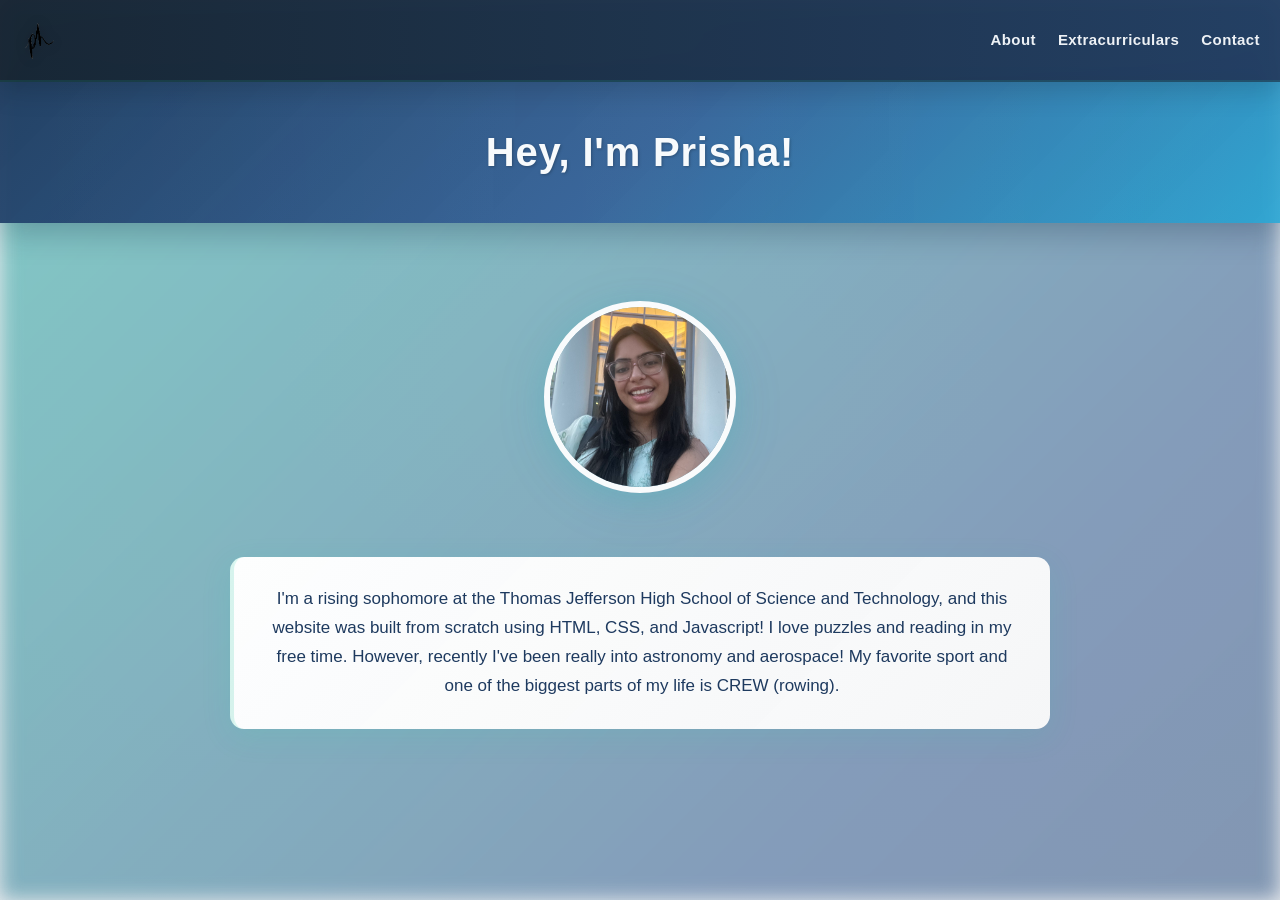
<file: index.html>
<!DOCTYPE html>
<html>
  <head>
    <meta name="viewport" content="width=device-width, initial-scale=1.0">
    <link rel="stylesheet" href="style.css">
    <title>Prisha Hasija</title>
  </head>
  <body>
    <!-- Animated Background -->
    <div class="animated-bg"></div>
    
    <!-- Floating Particles -->
    <script>
      function createParticles() {
        const bg = document.querySelector('.animated-bg');
        const particleCount = 20;
        
        for (let i = 0; i < particleCount; i++) {
          const particle = document.createElement('div');
          particle.className = 'particle';
          
          // Random particle type (60% dots, 40% circles)
          const type = Math.random() > 0.6 ? 'circle' : 'dot';
          particle.innerHTML = `<div class="particle-${type}"></div>`;
          
          // Random horizontal position (0-100% across screen)
          const randomLeft = Math.random() * 100;
          particle.style.left = randomLeft + '%';
          particle.style.top = '-50px';
          
          // Random animation duration (8-20 seconds for variety)
          const duration = 8 + Math.random() * 12;
          particle.querySelector('div').style.animationDuration = duration + 's';
          
          // Random delay so particles don't all start at same time
          const delay = Math.random() * 5;
          particle.querySelector('div').style.animationDelay = delay + 's';
          
          bg.appendChild(particle);
        }
      }
      
      // Create particles when page loads
      document.addEventListener('DOMContentLoaded', createParticles);
    </script>

    <nav class="navbar">
      <a href="index.html" class="nav-logo">
        <img src="Adobe Express - file (1).png" alt="the logo">
      </a>

      <ul class ="nav-links">
        <li><a href="about.html">About</a></li>
        <li><a href="extracurriculars.html">Extracurriculars</a></li>
        <li><a href="contact.html">Contact</a></li>
      </ul>
    </nav>
    <h1 class="header">Hey, I'm Prisha!</h1>
    <div class="meimage">
      <img src="IMG_1606.jpg" alt="Photo of me!">
    </div>
    <p class="introText">I'm a rising sophomore at the Thomas Jefferson High School of Science and Technology, and this website was built from scratch using HTML, CSS, and Javascript!
      
      I love puzzles and reading in my free time. However, recently I've been really into astronomy and aerospace! My favorite sport and one of the biggest parts of my life is CREW (rowing).
    </p>
  </body>
</html>
</file>
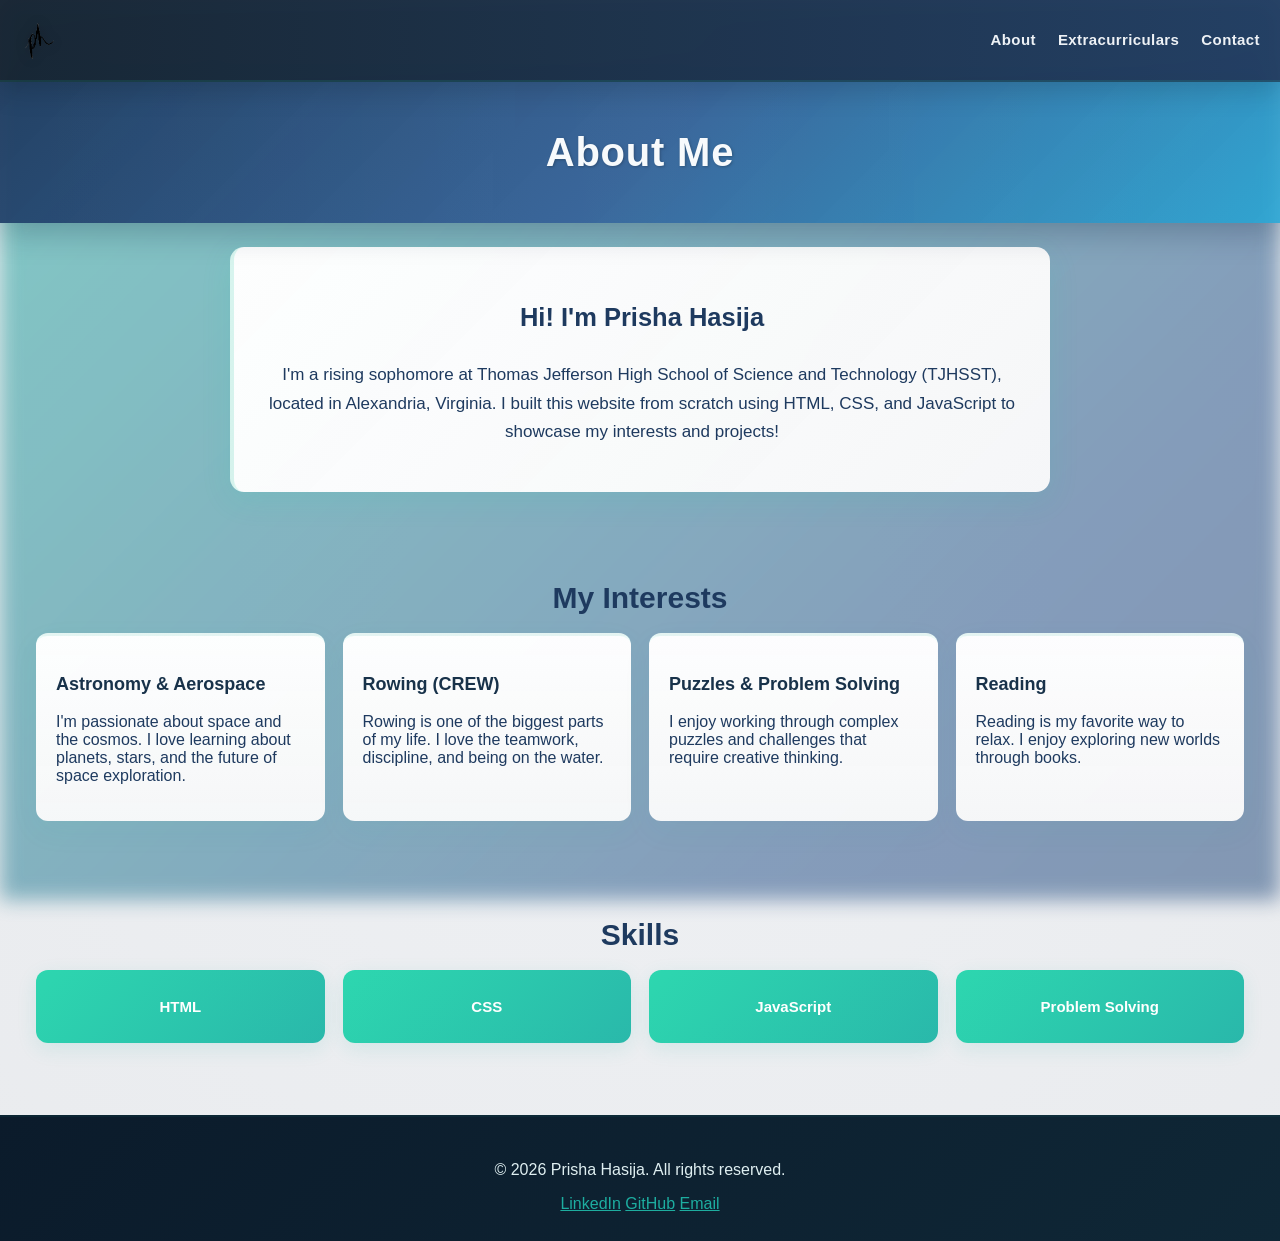
<file: about.html>
<!DOCTYPE html>
<html>
  <head>
    <meta name="viewport" content="width=device-width, initial-scale=1.0">
    <link rel="stylesheet" href="style.css">
    <title>About - Prisha Hasija</title>
  </head>
  <body>
    <!-- Animated Background -->
    <div class="animated-bg"></div>
    
    <!-- Floating Particles -->
    <script>
      function createParticles() {
        const bg = document.querySelector('.animated-bg');
        const particleCount = 20;
        
        for (let i = 0; i < particleCount; i++) {
          const particle = document.createElement('div');
          particle.className = 'particle';
          
          // Random particle type (60% dots, 40% circles)
          const type = Math.random() > 0.6 ? 'circle' : 'dot';
          particle.innerHTML = `<div class="particle-${type}"></div>`;
          
          // Random horizontal position (0-100% across screen)
          const randomLeft = Math.random() * 100;
          particle.style.left = randomLeft + '%';
          particle.style.top = '-50px';
          
          // Random animation duration (8-20 seconds for variety)
          const duration = 8 + Math.random() * 12;
          particle.querySelector('div').style.animationDuration = duration + 's';
          
          // Random delay so particles don't all start at same time
          const delay = Math.random() * 5;
          particle.querySelector('div').style.animationDelay = delay + 's';
          
          bg.appendChild(particle);
        }
      }
      
      // Create particles when page loads
      document.addEventListener('DOMContentLoaded', createParticles);
    </script>

    <nav class="navbar">
      <a href="index.html" class="nav-logo">
        <img src="Adobe Express - file (1).png" alt="the logo">
      </a>

      <ul class ="nav-links">
        <li><a href="about.html">About</a></li>
        <li><a href="extracurriculars.html">Extracurriculars</a></li>
        <li><a href="contact.html">Contact</a></li>
      </ul>
    </nav>

    <h1 class="header">About Me</h1>
    
    <div class="page-content">
      <div class="introText">
        <h2>Hi! I'm Prisha Hasija</h2>
        <p>I'm a rising sophomore at Thomas Jefferson High School of Science and Technology (TJHSST), located in Alexandria, Virginia. I built this website from scratch using HTML, CSS, and JavaScript to showcase my interests and projects!</p>
      </div>

      <section class="about-section">
        <h2>My Interests</h2>
        <div class="interests-grid">
          <div class="interest-card">
            <h3>Astronomy & Aerospace</h3>
            <p>I'm passionate about space and the cosmos. I love learning about planets, stars, and the future of space exploration.</p>
          </div>
          <div class="interest-card">
            <h3>Rowing (CREW)</h3>
            <p>Rowing is one of the biggest parts of my life. I love the teamwork, discipline, and being on the water.</p>
          </div>
          <div class="interest-card">
            <h3>Puzzles & Problem Solving</h3>
            <p>I enjoy working through complex puzzles and challenges that require creative thinking.</p>
          </div>
          <div class="interest-card">
            <h3>Reading</h3>
            <p>Reading is my favorite way to relax. I enjoy exploring new worlds through books.</p>
          </div>
        </div>
      </section>

      <section class="about-section">
        <h2>Skills</h2>
        <div class="skills-grid">
          <div class="skill-card">
            <h3>HTML</h3>
          </div>
          <div class="skill-card">
            <h3>CSS</h3>
          </div>
          <div class="skill-card">
            <h3>JavaScript</h3>
          </div>
          <div class="skill-card">
            <h3>Problem Solving</h3>
          </div>
        </div>
      </section>
    </div>

    <footer>
      <p>&copy; 2026 Prisha Hasija. All rights reserved.</p>
      <a href="#">LinkedIn</a>
      <a href="#">GitHub</a>
      <a href="#">Email</a>
    </footer>
  </body>
</html>
</file>
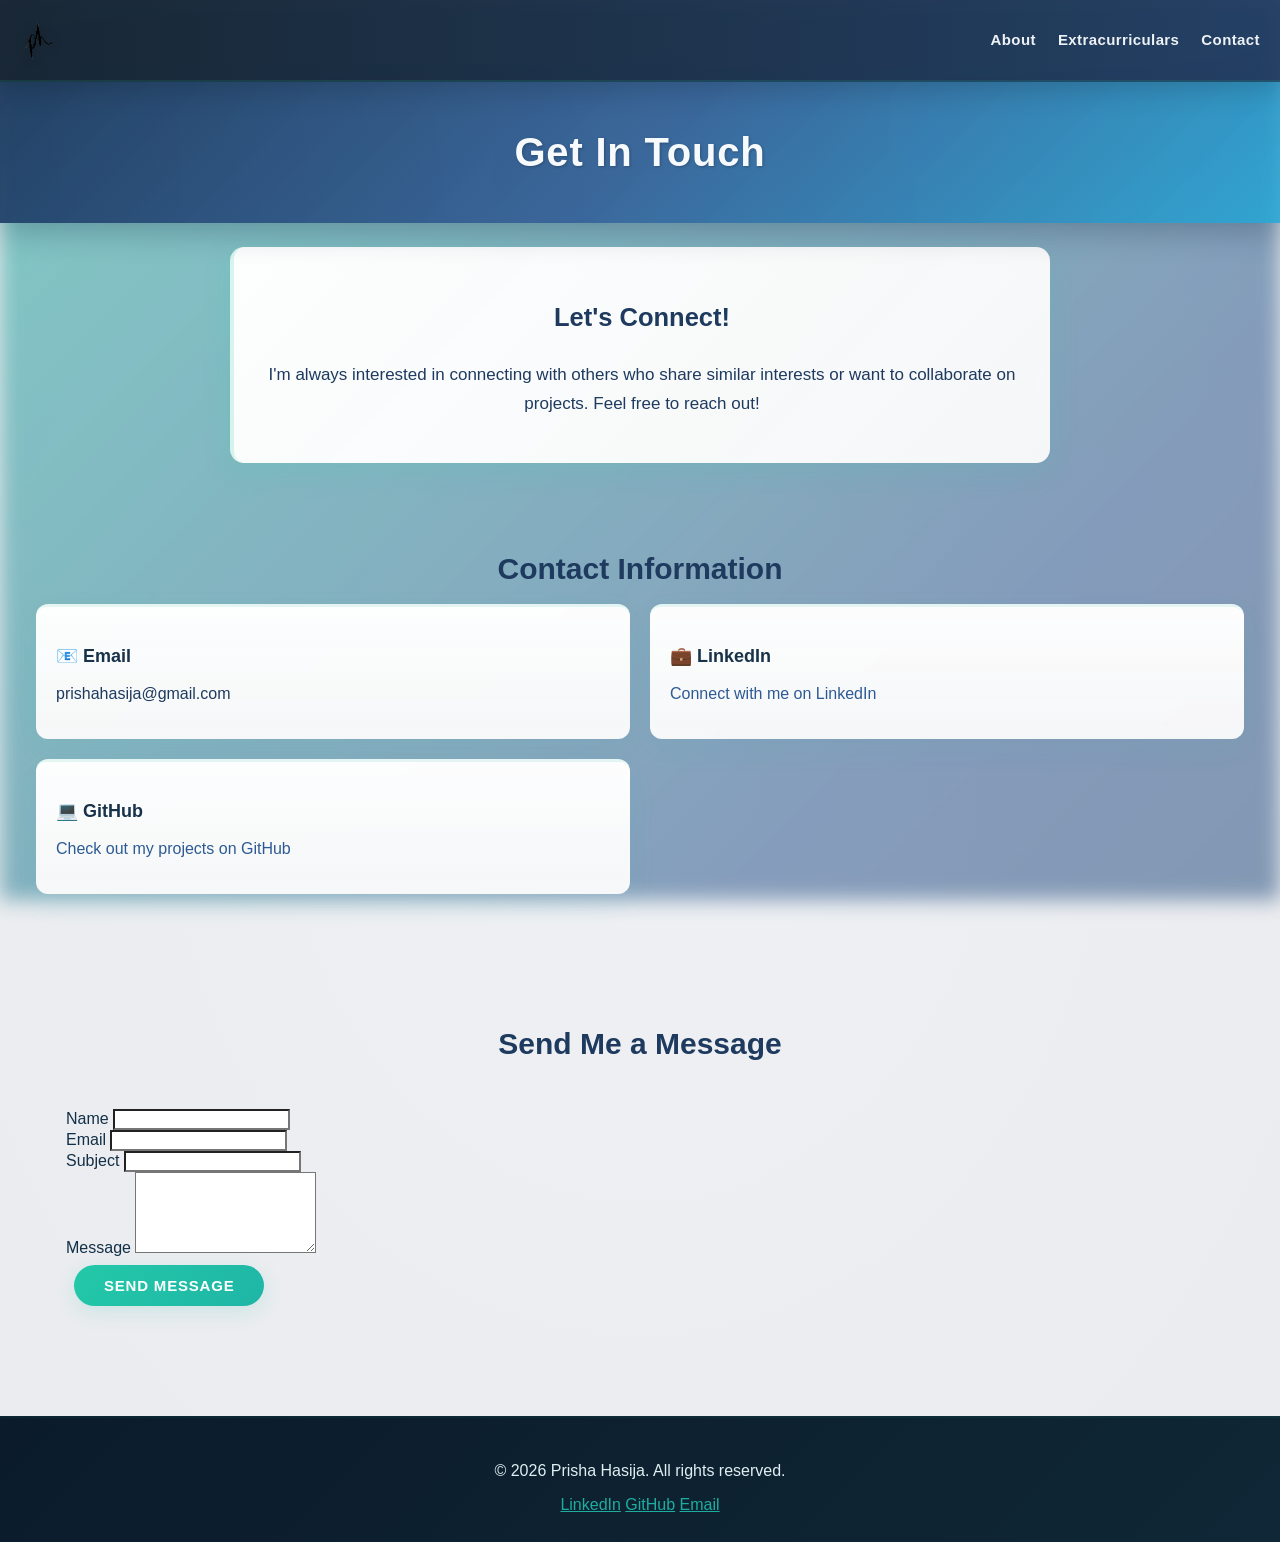
<file: contact.html>
<!DOCTYPE html>
<html>
  <head>
    <meta name="viewport" content="width=device-width, initial-scale=1.0">
    <link rel="stylesheet" href="style.css">
    <title>Contact - Prisha Hasija</title>
  </head>
  <body>
    <!-- Animated Background -->
    <div class="animated-bg"></div>
    
    <!-- Floating Particles -->
    <script>
      function createParticles() {
        const bg = document.querySelector('.animated-bg');
        const particleCount = 20;
        
        for (let i = 0; i < particleCount; i++) {
          const particle = document.createElement('div');
          particle.className = 'particle';
          
          // Random particle type (60% dots, 40% circles)
          const type = Math.random() > 0.6 ? 'circle' : 'dot';
          particle.innerHTML = `<div class="particle-${type}"></div>`;
          
          // Random horizontal position (0-100% across screen)
          const randomLeft = Math.random() * 100;
          particle.style.left = randomLeft + '%';
          particle.style.top = '-50px';
          
          // Random animation duration (8-20 seconds for variety)
          const duration = 8 + Math.random() * 12;
          particle.querySelector('div').style.animationDuration = duration + 's';
          
          // Random delay so particles don't all start at same time
          const delay = Math.random() * 5;
          particle.querySelector('div').style.animationDelay = delay + 's';
          
          bg.appendChild(particle);
        }
      }
      
      // Create particles when page loads
      document.addEventListener('DOMContentLoaded', createParticles);
    </script>

    <nav class="navbar">
      <a href="index.html" class="nav-logo">
        <img src="Adobe Express - file (1).png" alt="the logo">
      </a>

      <ul class ="nav-links">
        <li><a href="about.html">About</a></li>
        <li><a href="extracurriculars.html">Extracurriculars</a></li>
        <li><a href="contact.html">Contact</a></li>
      </ul>
    </nav>

    <h1 class="header">Get In Touch</h1>
    
    <div class="page-content">
      <div class="introText">
        <h2>Let's Connect!</h2>
        <p>I'm always interested in connecting with others who share similar interests or want to collaborate on projects. Feel free to reach out!</p>
      </div>

      <section class="about-section">
        <h2>Contact Information</h2>
        <div class="contact-grid">
          <div class="interest-card">
            <h3>📧 Email</h3>
            <p>prishahasija@gmail.com</p>
          </div>
          <div class="interest-card">
            <h3>💼 LinkedIn</h3>
            <p><a href="#" style="color: #2d5a94; text-decoration: none;">Connect with me on LinkedIn</a></p>
          </div>
          <div class="interest-card">
            <h3>💻 GitHub</h3>
            <p><a href="#" style="color: #2d5a94; text-decoration: none;">Check out my projects on GitHub</a></p>
          </div>
        </div>
      </section>

      <section class="about-section">
        <h2>Send Me a Message</h2>
        <form class="contact-form" action="https://formspree.io/f/YOUR_FORM_ID" method="POST">
          <div class="form-group">
            <label for="name">Name</label>
            <input type="text" id="name" name="name" required>
          </div>
          
          <div class="form-group">
            <label for="email">Email</label>
            <input type="email" id="email" name="email" required>
          </div>
          
          <div class="form-group">
            <label for="subject">Subject</label>
            <input type="text" id="subject" name="subject" required>
          </div>
          
          <div class="form-group">
            <label for="message">Message</label>
            <textarea id="message" name="message" rows="5" required></textarea>
          </div>
          
          <button type="submit" class="btn">Send Message</button>
        </form>
      </section>
    </div>

    <footer>
      <p>&copy; 2026 Prisha Hasija. All rights reserved.</p>
      <a href="#">LinkedIn</a>
      <a href="#">GitHub</a>
      <a href="#">Email</a>
    </footer>
  </body>
</html>
</file>
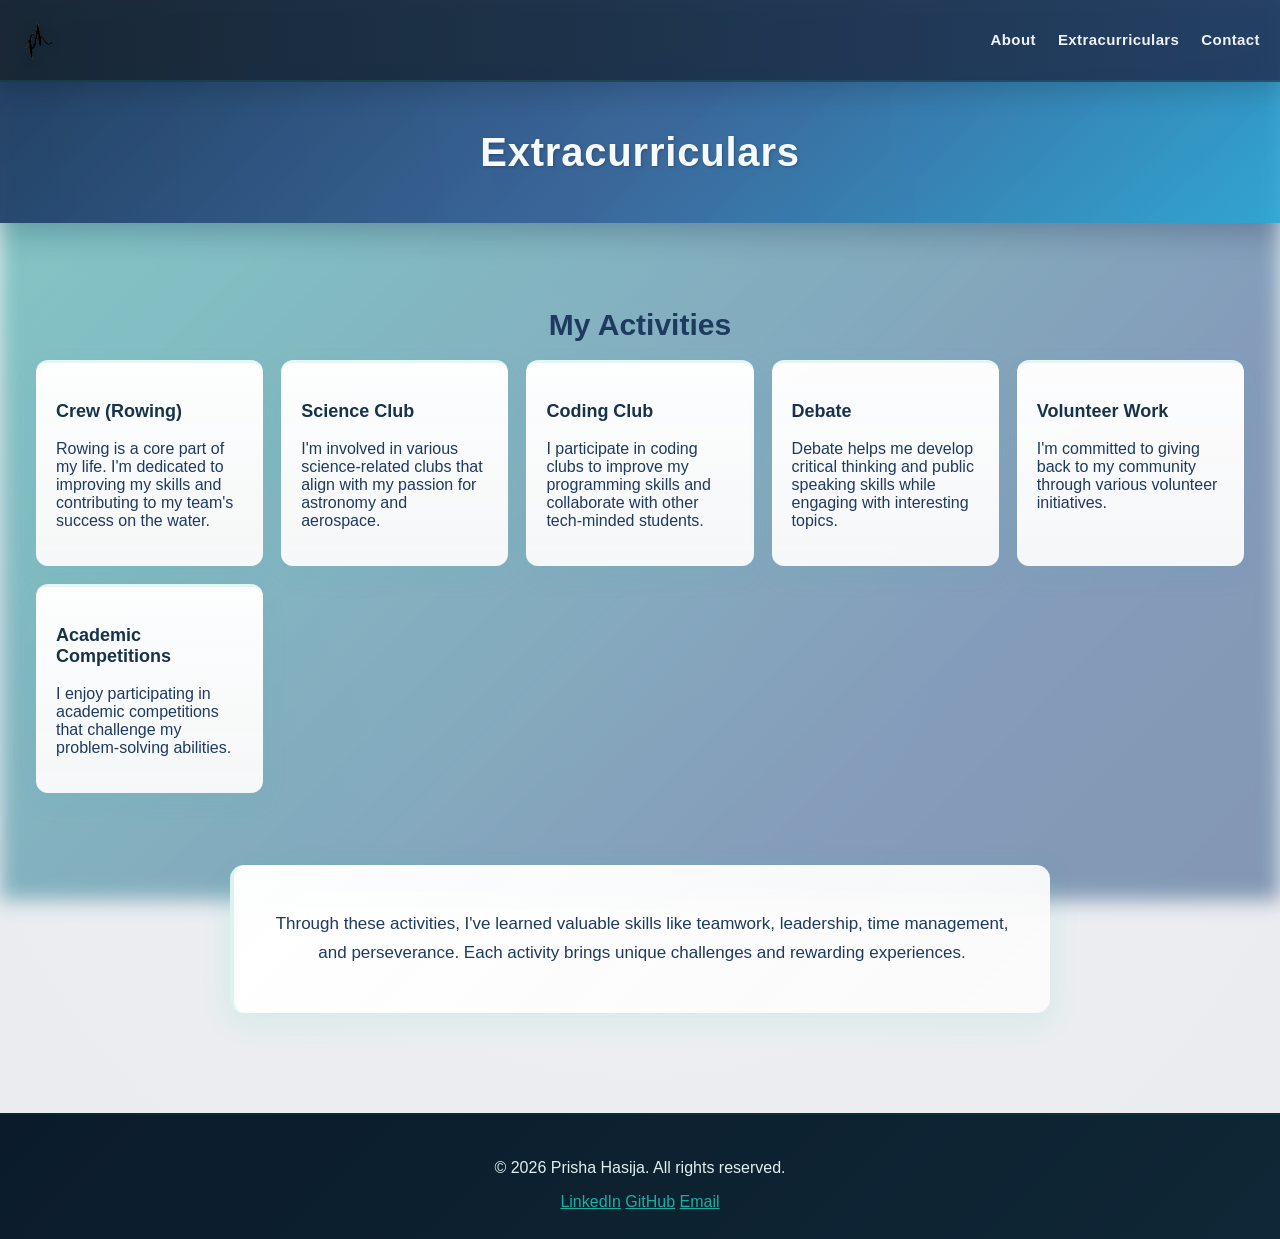
<file: extracurriculars.html>
<!DOCTYPE html>
<html>
  <head>
    <meta name="viewport" content="width=device-width, initial-scale=1.0">
    <link rel="stylesheet" href="style.css">
    <title>Extracurriculars - Prisha Hasija</title>
  </head>
  <body>
    <!-- Animated Background -->
    <div class="animated-bg"></div>
    
    <!-- Floating Particles -->
    <script>
      function createParticles() {
        const bg = document.querySelector('.animated-bg');
        const particleCount = 20;
        
        for (let i = 0; i < particleCount; i++) {
          const particle = document.createElement('div');
          particle.className = 'particle';
          
          // Random particle type (60% dots, 40% circles)
          const type = Math.random() > 0.6 ? 'circle' : 'dot';
          particle.innerHTML = `<div class="particle-${type}"></div>`;
          
          // Random horizontal position (0-100% across screen)
          const randomLeft = Math.random() * 100;
          particle.style.left = randomLeft + '%';
          particle.style.top = '-50px';
          
          // Random animation duration (8-20 seconds for variety)
          const duration = 8 + Math.random() * 12;
          particle.querySelector('div').style.animationDuration = duration + 's';
          
          // Random delay so particles don't all start at same time
          const delay = Math.random() * 5;
          particle.querySelector('div').style.animationDelay = delay + 's';
          
          bg.appendChild(particle);
        }
      }
      
      // Create particles when page loads
      document.addEventListener('DOMContentLoaded', createParticles);
    </script>

    <nav class="navbar">
      <a href="index.html" class="nav-logo">
        <img src="Adobe Express - file (1).png" alt="the logo">
      </a>

      <ul class ="nav-links">
        <li><a href="about.html">About</a></li>
        <li><a href="extracurriculars.html">Extracurriculars</a></li>
        <li><a href="contact.html">Contact</a></li>
      </ul>
    </nav>

    <h1 class="header">Extracurriculars</h1>
    
    <div class="page-content">
      <section class="about-section">
        <h2>My Activities</h2>
        <div class="interests-grid">
          <div class="interest-card">
            <h3>Crew (Rowing)</h3>
            <p>Rowing is a core part of my life. I'm dedicated to improving my skills and contributing to my team's success on the water.</p>
          </div>
          <div class="interest-card">
            <h3>Science Club</h3>
            <p>I'm involved in various science-related clubs that align with my passion for astronomy and aerospace.</p>
          </div>
          <div class="interest-card">
            <h3>Coding Club</h3>
            <p>I participate in coding clubs to improve my programming skills and collaborate with other tech-minded students.</p>
          </div>
          <div class="interest-card">
            <h3>Debate</h3>
            <p>Debate helps me develop critical thinking and public speaking skills while engaging with interesting topics.</p>
          </div>
          <div class="interest-card">
            <h3>Volunteer Work</h3>
            <p>I'm committed to giving back to my community through various volunteer initiatives.</p>
          </div>
          <div class="interest-card">
            <h3>Academic Competitions</h3>
            <p>I enjoy participating in academic competitions that challenge my problem-solving abilities.</p>
          </div>
        </div>
      </section>

      <section class="about-section">
        <div class="introText">
          <p>Through these activities, I've learned valuable skills like teamwork, leadership, time management, and perseverance. Each activity brings unique challenges and rewarding experiences.</p>
        </div>
      </section>
    </div>

    <footer>
      <p>&copy; 2026 Prisha Hasija. All rights reserved.</p>
      <a href="#">LinkedIn</a>
      <a href="#">GitHub</a>
      <a href="#">Email</a>
    </footer>
  </body>
</html>
</file>
<file: style.css>
/* Updated style.css — toned-down background, denser layout, subtler accents
   Commit: Reduce brightness of animated background, soften particles, add content container
   and layout improvements so the page feels less empty but balanced.
*/

body {
    margin: 0;
    padding: 0;
    background-color: #eef0f3;
    /* subtle radial vignette to reduce "emptiness" */
    background-image: radial-gradient(ellipse at center, rgba(255,255,255,0.02) 0%, rgba(0,0,0,0.02) 100%);
    font-family: 'Segoe UI', Tahoma, Geneva, Verdana, sans-serif;
    position: relative;
    overflow-x: hidden;
    color: #1e3a5f;
}

/* Page container to bring content together and avoid feeling sparse */
.page-container {
    max-width: 1100px;
    margin: 0 auto;
    padding: 0 20px 60px;
    box-sizing: border-box;
    position: relative;
    z-index: 10;
}

/* Animated Background (muted) */
.animated-bg {
    position: fixed;
    top: 0;
    left: 0;
    width: 100%;
    height: 100%;
    /* more muted, cooler palette — less pink/orange pop */
    background: linear-gradient(-45deg, #0f1724 0%, #1e3a5f 40%, #2d5a94 75%, #1fb5a6 100%);
    background-size: 300% 300%;
    z-index: -2;
    pointer-events: none;
    opacity: 0.55; /* lower overall brightness */
    filter: blur(10px) saturate(0.9);
    animation: gradientShift 30s ease infinite; /* slowed down to be less distracting */
}

@keyframes gradientShift {
    0% {
        background-position: 0% 50%;
    }
    50% {
        background-position: 100% 50%;
    }
    100% {
        background-position: 0% 50%;
    }
}

/* Floating particles — much subtler */
.particle {
    position: fixed;
    pointer-events: none;
    z-index: -1;
}

.particle-dot {
    width: 3px;
    height: 3px;
    background-color: rgba(255, 255, 255, 0.12);
    border-radius: 50%;
    animation: float linear infinite;
    box-shadow: 0 0 6px rgba(255, 255, 255, 0.06);
}

.particle-circle {
    width: 28px;
    height: 28px;
    border: 1px solid rgba(255, 255, 255, 0.06);
    border-radius: 50%;
    animation: float linear infinite;
    box-shadow: 0 0 10px rgba(255, 255, 255, 0.04);
}

@keyframes float {
    0% {
        transform: translateY(110vh) translateX(0);
        opacity: 0;
    }
    12% {
        opacity: 1;
    }
    88% {
        opacity: 1;
    }
    100% {
        transform: translateY(-110vh) translateX(80px);
        opacity: 0;
    }
}

/* Navbar Styles — slightly more compact and grounded */
.navbar {
    background: linear-gradient(90deg, rgba(18, 30, 45, 0.95) 0%, rgba(30, 58, 95, 0.95) 100%);
    padding: 12px 20px;
    height: 56px;
    border-bottom: 2px solid rgba(35, 213, 171, 0.12);
    display: flex;
    justify-content: space-between;
    align-items: center;
    box-shadow: 0 6px 30px rgba(0, 0, 0, 0.18);
    position: relative;
    z-index: 100;
    backdrop-filter: blur(6px);
}

.nav-logo img {
    height: 44px;
    width: auto;
    transition: transform 0.28s ease;
    filter: drop-shadow(0 0 6px rgba(0,0,0,0.3));
}

.nav-links {
    display: flex;
    list-style: none;
    margin: 0;
    padding: 0;
    gap: 22px;
}

.nav-links li a {
    text-decoration: none;
    color: #eef2f6;
    font-weight: 600;
    font-size: 15px;
    position: relative;
    transition: all 0.25s ease;
    letter-spacing: 0.4px;
}

.nav-links li a:hover {
    color: #aeece1;
    text-shadow: 0 0 6px rgba(170, 238, 225, 0.18);
}

.nav-links li a::after {
    content: '';
    position: absolute;
    bottom: -6px;
    left: 0;
    width: 0;
    height: 2px;
    background: linear-gradient(90deg, rgba(35,213,171,0.85), rgba(35,166,213,0.85));
    transition: width 0.25s ease;
}

.nav-links li a:hover::after {
    width: 100%;
}

/* Header / Hero */
.header {
    text-align: center;
    font-family: 'Segoe UI', Tahoma, Geneva, Verdana, sans-serif;
    font-weight: 700;
    font-size: 40px; /* slightly smaller to balance visual weight */
    color: #f7fafc;
    background: linear-gradient(135deg, rgba(30,58,95,0.95) 0%, rgba(45,90,148,0.9) 50%, rgba(35,166,213,0.85) 100%);
    padding: 48px 20px;
    margin: 0 0 24px 0;
    box-shadow: 0 8px 30px rgba(14, 34, 58, 0.28);
    animation: slideDown 0.6s ease-out;
    position: relative;
    z-index: 10;
    letter-spacing: 0.8px;
    text-shadow: 1px 1px 3px rgba(0,0,0,0.25);
}

.header .subtitle {
    display: block;
    margin-top: 8px;
    font-size: 16px;
    font-weight: 500;
    opacity: 0.95;
    color: rgba(245,243,240,0.95);
}

.header::before {
    content: '';
    position: absolute;
    top: 0;
    left: 0;
    right: 0;
    bottom: 0;
    background: linear-gradient(90deg, transparent, rgba(255,255,255,0.03), transparent);
    animation: shimmer 4s infinite;
    pointer-events: none;
    opacity: 0.9;
}

@keyframes shimmer {
    0% { transform: translateX(-120%); }
    100% { transform: translateX(120%); }
}

@keyframes slideDown {
    from { opacity: 0; transform: translateY(-20px); }
    to   { opacity: 1; transform: translateY(0); }
}

/* Profile Image Section adjusted */
.meimage {
    display: flex;
    justify-content: center;
    align-items: center;
    height: 300px;
    background-color: transparent;
    margin: 20px 0 10px;
    animation: fadeIn 0.8s ease-out 0.2s both;
    position: relative;
    z-index: 5;
}

.meimage img {
    width: 180px;
    height: 180px;
    border: 6px solid rgba(255,255,255,0.95);
    border-radius: 50%;
    object-fit: cover;
    box-shadow: 0 6px 30px rgba(31, 181, 166, 0.18), 0 10px 60px rgba(35, 165, 213, 0.08);
    transition: all 0.36s cubic-bezier(0.4, 0, 0.2, 1);
}

.meimage img:hover {
    transform: scale(1.08) rotateY(6deg);
    box-shadow: 0 12px 45px rgba(31, 181, 166, 0.22), 0 18px 80px rgba(35, 165, 213, 0.1);
}

@keyframes fadeIn { from { opacity: 0; } to { opacity: 1; } }

/* Intro Text Section — slightly narrower and more filled */
.introText {
    max-width: 760px;
    margin: 0 auto 28px;
    padding: 28px;
    text-align: center;
    font-size: 17px;
    color: #1e3a5f;
    background: linear-gradient(135deg, rgba(255,255,255,0.98) 0%, rgba(250,250,250,0.96) 100%);
    border-radius: 14px;
    box-shadow: 0 8px 30px rgba(35, 213, 171, 0.12);
    border-left: 4px solid rgba(35, 213, 171, 0.15);
    animation: fadeInUp 0.8s ease-out 0.4s both;
    line-height: 1.7;
    position: relative;
    z-index: 5;
    backdrop-filter: blur(6px);
}

.introText:hover {
    transform: translateY(-6px);
    transition: all 0.25s ease;
    box-shadow: 0 14px 40px rgba(35, 213, 171, 0.12);
}

@keyframes fadeInUp { from { opacity: 0; transform: translateY(20px); } to { opacity: 1; transform: translateY(0); } }

/* Buttons */
.btn {
    display: inline-block;
    padding: 12px 30px;
    margin: 8px;
    background: linear-gradient(135deg, #23c9a8 0%, #1fb5a6 100%);
    color: #fff;
    text-decoration: none;
    border-radius: 26px;
    font-weight: 700;
    transition: all 0.28s ease;
    box-shadow: 0 6px 20px rgba(31, 181, 166, 0.15);
    border: none;
    cursor: pointer;
    font-size: 15px;
    text-transform: uppercase;
    letter-spacing: 0.8px;
    position: relative;
    overflow: hidden;
}

.btn::before { content: ''; position: absolute; top: 0; left: -100%; width: 100%; height: 100%; background: rgba(255,255,255,0.06); transition: left 0.28s ease; }
.btn:hover::before { left: 100%; }
.btn:hover { transform: translateY(-3px); box-shadow: 0 12px 32px rgba(31, 181, 166, 0.2); }

/* Page Content wrapper */
.page-content { position: relative; z-index: 5; }

/* Sections — shared look to add visual balance */
.section {
    max-width: 1100px;
    margin: 36px auto;
    padding: 32px;
    border-radius: 12px;
    background: rgba(255,255,255,0.92);
    box-shadow: 0 12px 40px rgba(10, 18, 30, 0.06);
    border-left: 4px solid rgba(35, 213, 171, 0.08);
    backdrop-filter: blur(6px);
}

/* About Section */
.about-section { padding: 36px; }
.about-section h2 { text-align: center; color: #1e3a5f; font-size: 30px; margin-bottom: 18px; }

/* Skills & Interests arranged into a responsive grid to reduce empty space */
.split-grid {
    display: grid;
    grid-template-columns: 1fr;
    gap: 26px;
}

@media (min-width: 900px) {
    .split-grid { grid-template-columns: 1fr 1fr; align-items: start; }
}

.skills-section, .interests-section {
    padding: 28px;
}

.skills-section h2, .interests-section h2 { font-size: 28px; color: #1e3a5f; margin-bottom: 20px; }

.skills-grid { display: grid; grid-template-columns: repeat(auto-fit, minmax(130px, 1fr)); gap: 18px; }

.skill-card {
    background: linear-gradient(135deg, rgba(35,213,171,0.95) 0%, rgba(31,181,166,0.95) 100%);
    padding: 20px;
    border-radius: 12px;
    text-align: center;
    color: #fff;
    transition: all 0.32s cubic-bezier(0.4, 0, 0.2, 1);
    cursor: default;
    box-shadow: 0 6px 20px rgba(31,181,166,0.12);
    position: relative;
    overflow: hidden;
}

.skill-card h3 { margin: 8px 0; font-size: 15px; font-weight: 700; }

/* Interests */
.interests-grid { display: grid; grid-template-columns: repeat(auto-fit, minmax(200px, 1fr)); gap: 18px; }
.interest-card { padding: 20px; border-radius: 12px; background: linear-gradient(180deg, rgba(255,255,255,0.98) 0%, rgba(250,250,250,0.96) 100%); box-shadow: 0 10px 30px rgba(31,181,166,0.06); border-top: 3px solid rgba(35,213,171,0.08); }

.interest-card h3 { color: #18324a; font-size: 18px; }

/* Contact Grid */
.contact-grid { display: grid; grid-template-columns: 1fr; gap: 20px; margin-bottom: 36px; }
@media (min-width: 900px) { .contact-grid { grid-template-columns: repeat(2, 1fr); } }

/* Contact Form */
.contact-form { padding: 30px; }
.form-group label { color: #123047; }
.form-group input, .form-group textarea { background-color: #fff; }

/* CTA Section - toned down colors to match new palette */
.cta-section {
    background: linear-gradient(135deg, rgba(18,30,45,0.96) 0%, rgba(30,58,95,0.94) 50%, rgba(31,181,166,0.88) 100%);
    padding: 54px 20px;
    text-align: center;
    margin-top: 36px;
    position: relative;
    z-index: 5;
    overflow: hidden;
    border-radius: 12px;
    color: #f5f7fa;
}

.cta-section h2 { font-size: 30px; margin-bottom: 10px; }
.cta-btn { padding: 12px 28px; background-color: #f5f7fa; color: #1fb5a6; border-radius: 22px; }
.cta-btn:hover { background-color: #1fb5a6; color: #fff; }

/* Footer - anchored and slightly heavier to balance page */
footer { background: linear-gradient(135deg, #0b1b2b 0%, #0f2736 100%); color: #dfeff1; text-align: center; padding: 28px 20px; margin-top: 36px; position: relative; z-index: 5; border-top: 2px solid rgba(31,181,166,0.06); }
footer a { color: rgba(31,181,166,0.95); }

/* Small utility adjustments */
.small-muted { color: #6b7a86; font-size: 14px; }
.separator { height: 1px; background: linear-gradient(90deg, rgba(0,0,0,0.04), rgba(31,181,166,0.06), rgba(0,0,0,0.04)); margin: 18px 0; border-radius: 2px; }

/* Reduce animations on prefers-reduced-motion */
@media (prefers-reduced-motion: reduce) {
    .animated-bg, .skill-card::before, .interest-card::before, .header::before { animation: none !important; }
    * { transition-duration: 0.01ms !important; animation-duration: 0.01ms !important; }
}

/* End of updated stylesheet */
</file>
